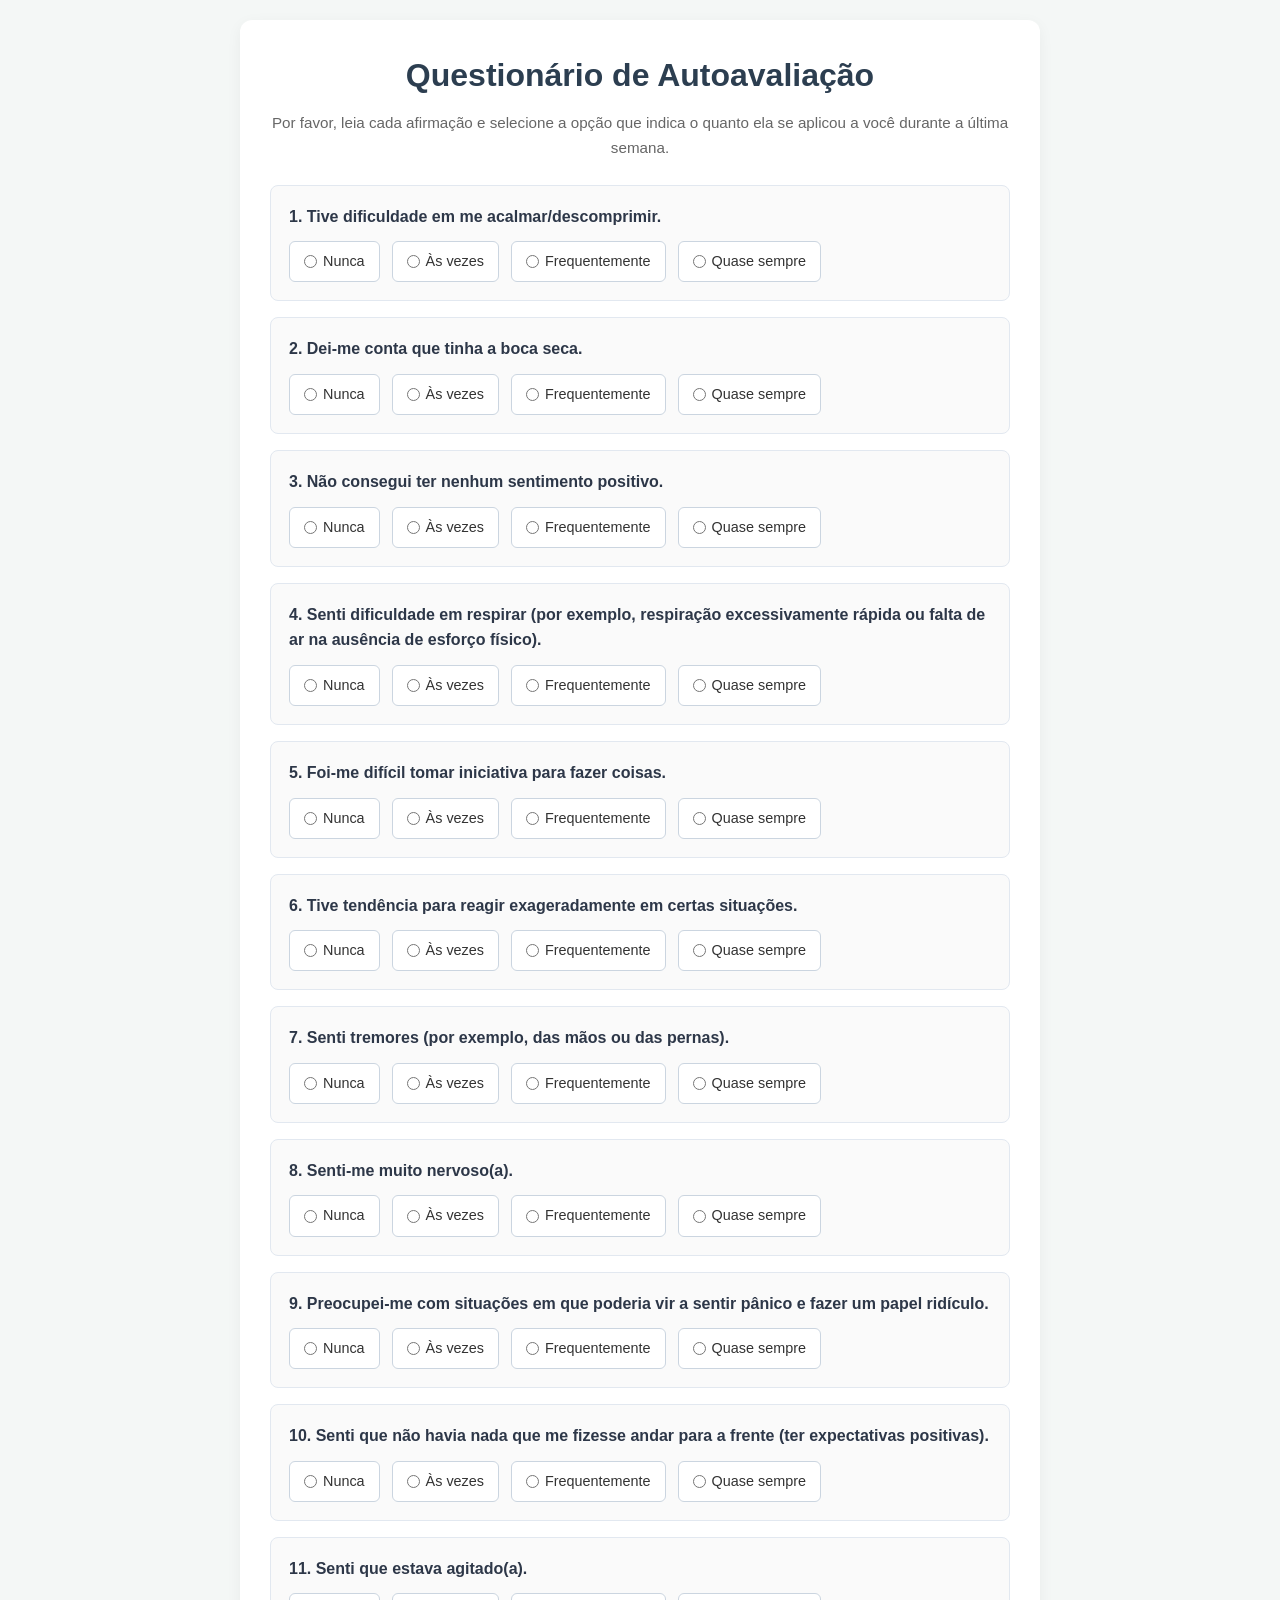
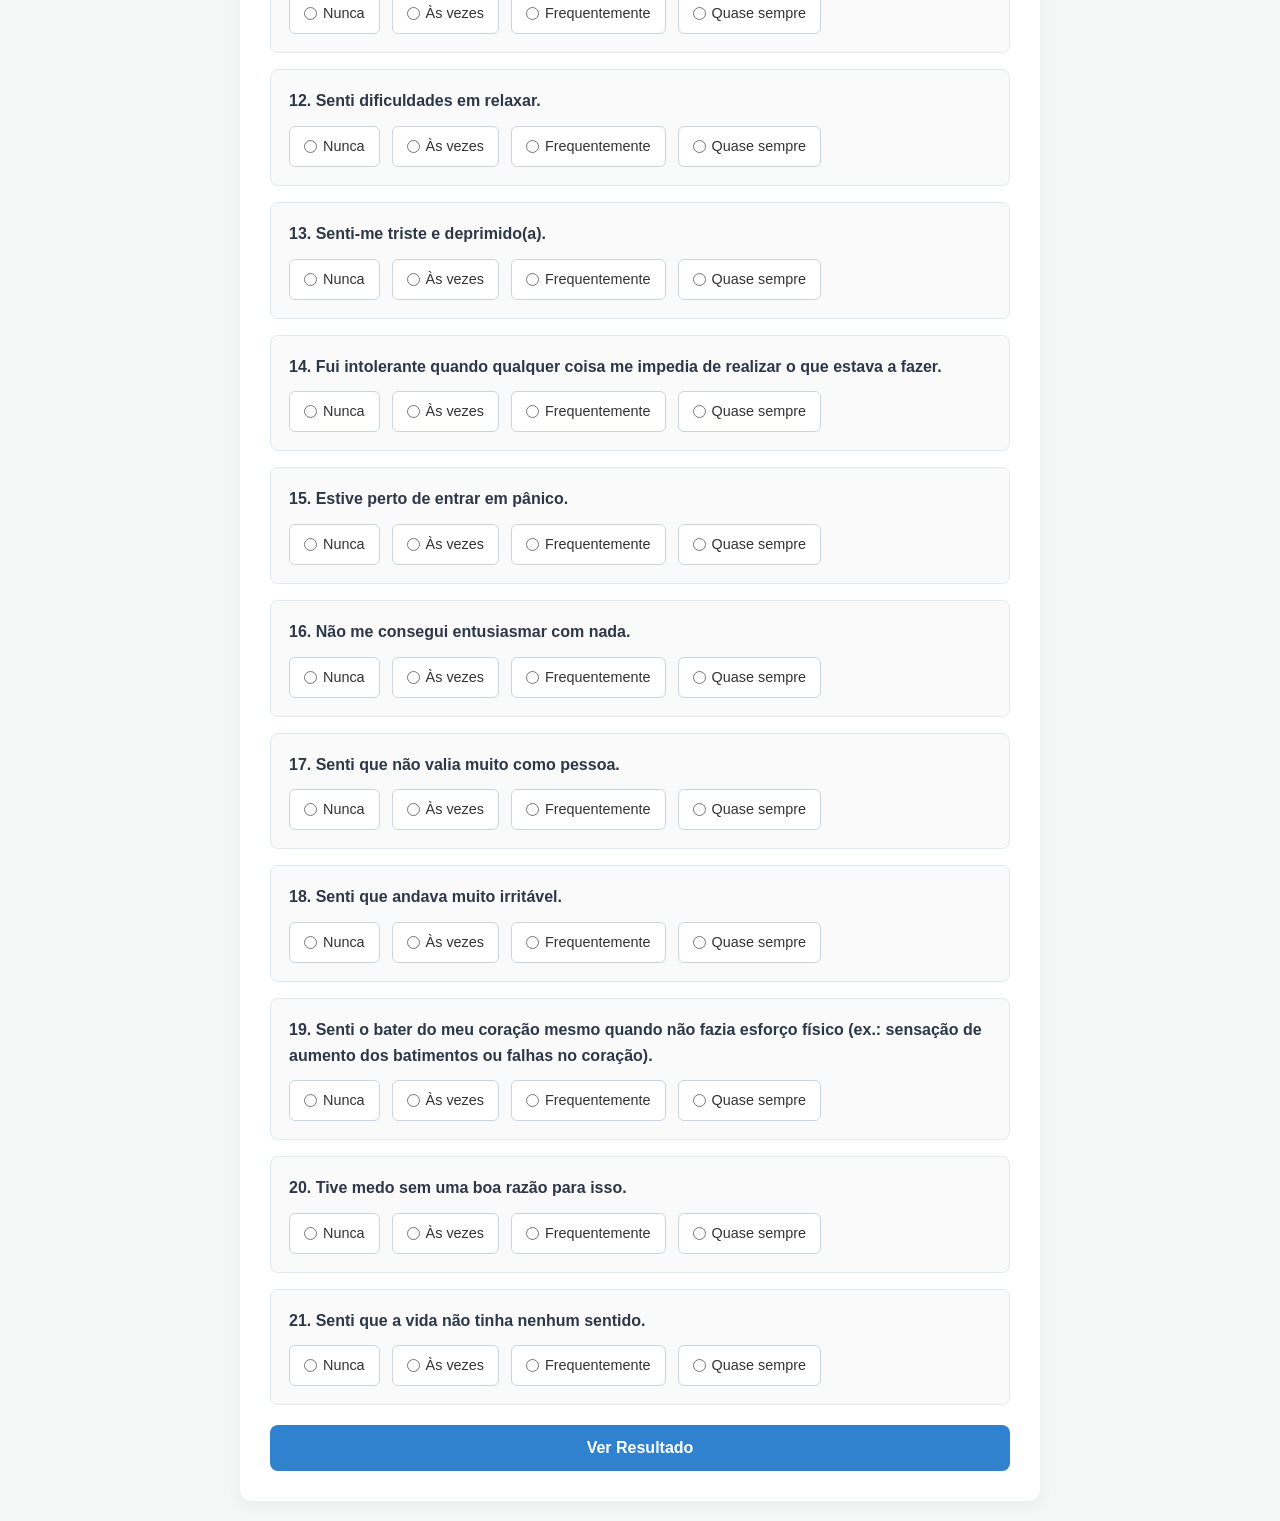
<file: index.html>
<!DOCTYPE html>
<html lang="pt-BR">
<head>
  <meta charset="UTF-8">
  <meta name="viewport" content="width=device-width, initial-scale=1.0">
  <title>Questionário DASS-21</title>
  <style>
    * {
      box-sizing: border-box;
      margin: 0;
      padding: 0;
      font-family: 'Segoe UI', Tahoma, Geneva, Verdana, sans-serif;
    }

    body {
      background-color: #f4f7f6;
      color: #333;
      line-height: 1.6;
      padding: 20px;
    }

    .container {
      max-width: 800px;
      margin: 0 auto;
      background: #ffffff;
      padding: 30px;
      border-radius: 12px;
      box-shadow: 0 4px 15px rgba(0, 0, 0, 0.05);
    }

    header {
      margin-bottom: 25px;
      text-align: center;
    }

    header h1 {
      color: #2c3e50;
      margin-bottom: 10px;
    }

    header p {
      color: #666;
      font-size: 0.95rem;
    }

    .question-card {
      background: #fafafa;
      border: 1px solid #e2e8f0;
      padding: 18px;
      border-radius: 8px;
      margin-bottom: 16px;
    }

    .question-text {
      font-weight: 600;
      color: #2d3748;
      margin-bottom: 12px;
    }

    .options-group {
      display: flex;
      flex-wrap: wrap;
      gap: 12px;
    }

    .option-label {
      display: flex;
      align-items: center;
      gap: 6px;
      background: #fff;
      border: 1px solid #cbd5e0;
      padding: 8px 14px;
      border-radius: 6px;
      cursor: pointer;
      font-size: 0.9rem;
      transition: all 0.2s ease;
    }

    .option-label:hover {
      background: #edf2f7;
      border-color: #a0aec0;
    }

    .option-label input[type="radio"] {
      accent-color: #3182ce;
    }

    .btn-submit {
      display: block;
      width: 100%;
      padding: 14px;
      background-color: #3182ce;
      color: white;
      border: none;
      border-radius: 8px;
      font-size: 1rem;
      font-weight: bold;
      cursor: pointer;
      transition: background-color 0.2s ease;
      margin-top: 20px;
    }

    .btn-submit:hover {
      background-color: #2b6cb0;
    }

    .result-box {
      margin-top: 30px;
      padding: 20px;
      border-radius: 8px;
      background: #ebf8ff;
      border: 1px solid #bee3f8;
      text-align: center;
    }

    .result-box.hidden {
      display: none;
    }

    .score-card {
      display: flex;
      justify-content: space-around;
      margin: 15px 0;
      font-size: 1.1rem;
    }

    .disclaimer {
      font-size: 0.85rem;
      color: #718096;
      margin-top: 10px;
    }

    @media (max-width: 600px) {
      .options-group {
        flex-direction: column;
      }
      .score-card {
        flex-direction: column;
        gap: 8px;
      }
    }
  </style>
</head>
<body>

  <main class="container">
    <header>
      <h1>Questionário de Autoavaliação</h1>
      <p>Por favor, leia cada afirmação e selecione a opção que indica o quanto ela se aplicou a você durante a última semana.</p>
    </header>

    <form id="dassForm">
      <div id="questionsContainer"></div>
      <button type="submit" class="btn-submit">Ver Resultado</button>
    </form>

    <div id="result" class="result-box hidden">
      <h2>Resultado da Avaliação</h2>
      <div class="score-card">
        <p><strong>Depressão:</strong> <span id="depressionScore">0</span> pontos</p>
        <p><strong>Ansiedade:</strong> <span id="anxietyScore">0</span> pontos</p>
        <p><strong>Estresse:</strong> <span id="stressScore">0</span> pontos</p>
      </div>
      <p class="disclaimer"><em>Nota: Este questionário é uma ferramenta de autoavaliação e não substitui um diagnóstico profissional realizado por um psicólogo ou psiquiatra.</em></p>
    </div>
  </main>

  <script>
    const questions = [
      { id: 1, text: "Tive dificuldade em me acalmar/descomprimir.", scale: "E" },
      { id: 2, text: "Dei-me conta que tinha a boca seca.", scale: "A" },
      { id: 3, text: "Não consegui ter nenhum sentimento positivo.", scale: "D" },
      { id: 4, text: "Senti dificuldade em respirar (por exemplo, respiração excessivamente rápida ou falta de ar na ausência de esforço físico).", scale: "A" },
      { id: 5, text: "Foi-me difícil tomar iniciativa para fazer coisas.", scale: "D" },
      { id: 6, text: "Tive tendência para reagir exageradamente em certas situações.", scale: "E" },
      { id: 7, text: "Senti tremores (por exemplo, das mãos ou das pernas).", scale: "A" },
      { id: 8, text: "Senti-me muito nervoso(a).", scale: "A" },
      { id: 9, text: "Preocupei-me com situações em que poderia vir a sentir pânico e fazer um papel ridículo.", scale: "A" },
      { id: 10, text: "Senti que não havia nada que me fizesse andar para a frente (ter expectativas positivas).", scale: "D" },
      { id: 11, text: "Senti que estava agitado(a).", scale: "E" },
      { id: 12, text: "Senti dificuldades em relaxar.", scale: "E" },
      { id: 13, text: "Senti-me triste e deprimido(a).", scale: "D" },
      { id: 14, text: "Fui intolerante quando qualquer coisa me impedia de realizar o que estava a fazer.", scale: "E" },
      { id: 15, text: "Estive perto de entrar em pânico.", scale: "A" },
      { id: 16, text: "Não me consegui entusiasmar com nada.", scale: "D" },
      { id: 17, text: "Senti que não valia muito como pessoa.", scale: "D" },
      { id: 18, text: "Senti que andava muito irritável.", scale: "E" },
      { id: 19, text: "Senti o bater do meu coração mesmo quando não fazia esforço físico (ex.: sensação de aumento dos batimentos ou falhas no coração).", scale: "A" },
      { id: 20, text: "Tive medo sem uma boa razão para isso.", scale: "A" },
      { id: 21, text: "Senti que a vida não tinha nenhum sentido.", scale: "D" }
    ];

    const options = [
      { label: "Nunca", value: 0 },
      { label: "Às vezes", value: 1 },
      { label: "Frequentemente", value: 2 },
      { label: "Quase sempre", value: 3 }
    ];

    function renderQuestions() {
      const container = document.getElementById("questionsContainer");

      questions.forEach((q) => {
        const card = document.createElement("div");
        card.className = "question-card";

        const title = document.createElement("p");
        title.className = "question-text";
        title.textContent = `${q.id}. ${q.text}`;
        card.appendChild(title);

        const optionsGroup = document.createElement("div");
        optionsGroup.className = "options-group";

        options.forEach((opt) => {
          const label = document.createElement("label");
          label.className = "option-label";

          const input = document.createElement("input");
          input.type = "radio";
          input.name = `q_${q.id}`;
          input.value = opt.value;
          input.required = true;

          label.appendChild(input);
          label.appendChild(document.createTextNode(opt.label));
          optionsGroup.appendChild(label);
        });

        card.appendChild(optionsGroup);
        container.appendChild(card);
      });
    }

    document.getElementById("dassForm").addEventListener("submit", function (e) {
      e.preventDefault();

      let scores = { D: 0, A: 0, E: 0 };

      questions.forEach((q) => {
        const selectedOption = document.querySelector(`input[name="q_${q.id}"]:checked`);
        if (selectedOption) {
          scores[q.scale] += parseInt(selectedOption.value, 10);
        }
      });

      document.getElementById("depressionScore").textContent = scores.D * 2;
      document.getElementById("anxietyScore").textContent = scores.A * 2;
      document.getElementById("stressScore").textContent = scores.E * 2;

      const resultBox = document.getElementById("result");
      resultBox.classList.remove("hidden");
      resultBox.scrollIntoView({ behavior: "smooth" });
    });

    document.addEventListener("DOMContentLoaded", renderQuestions);
  </script>
</body>
</html>
</file>
